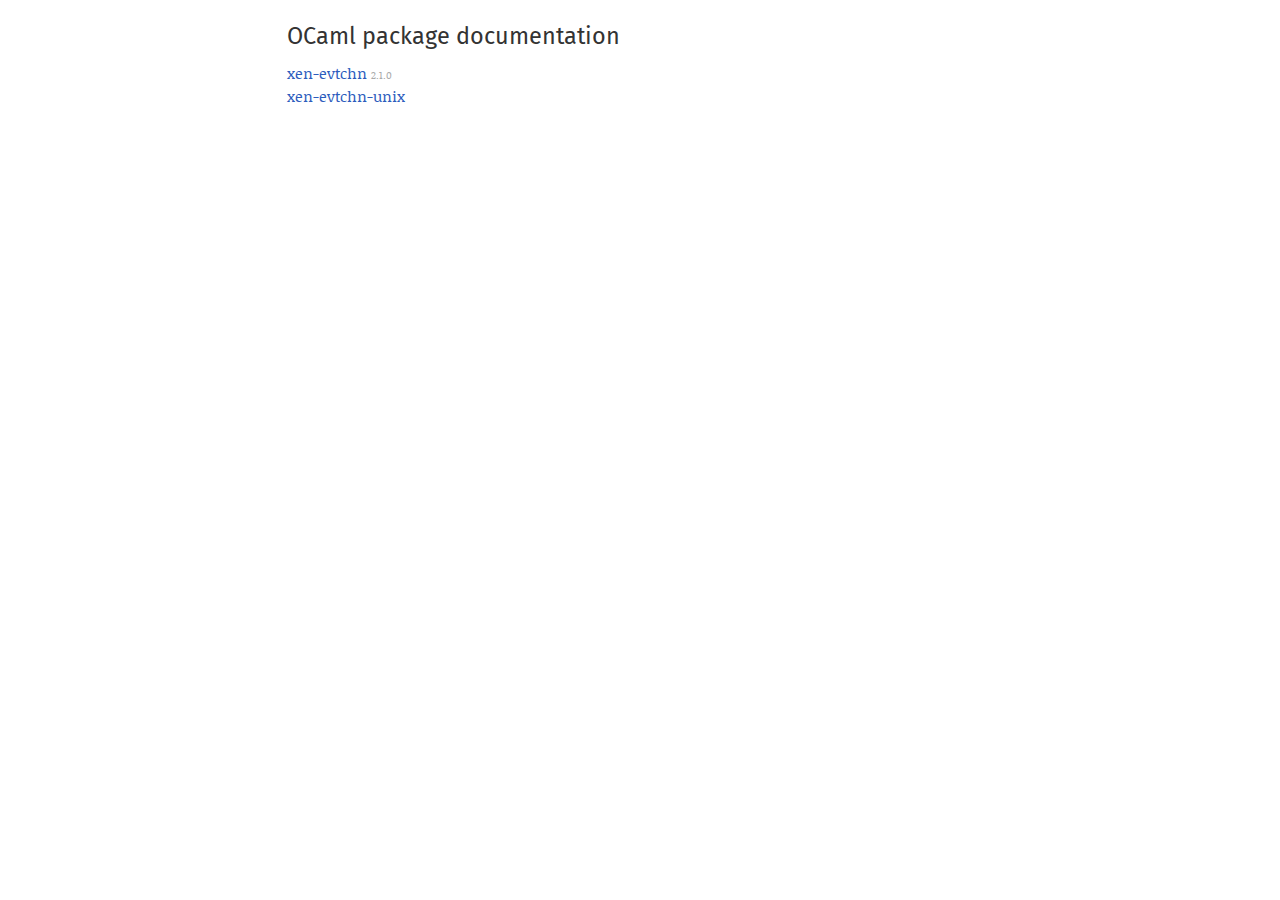
<file: index.html>
<!DOCTYPE html>
<html xmlns="http://www.w3.org/1999/xhtml">
  <head>
    <title>index</title>
    <link rel="stylesheet" href="./odoc.css"/>
    <meta charset="utf-8"/>
    <meta name="viewport" content="width=device-width,initial-scale=1.0"/>
  </head>
  <body>
    <main class="content">
      <div class="by-name">
      <h2>OCaml package documentation</h2>
      <ol>
      <li><a href="xen-evtchn/index.html">xen-evtchn</a> <span class="version">2.1.0</span></li>
      <li><a href="xen-evtchn-unix/index.html">xen-evtchn-unix</a></li>
      </ol>
      </div>
    </main>
  </body>
</html>
</file>
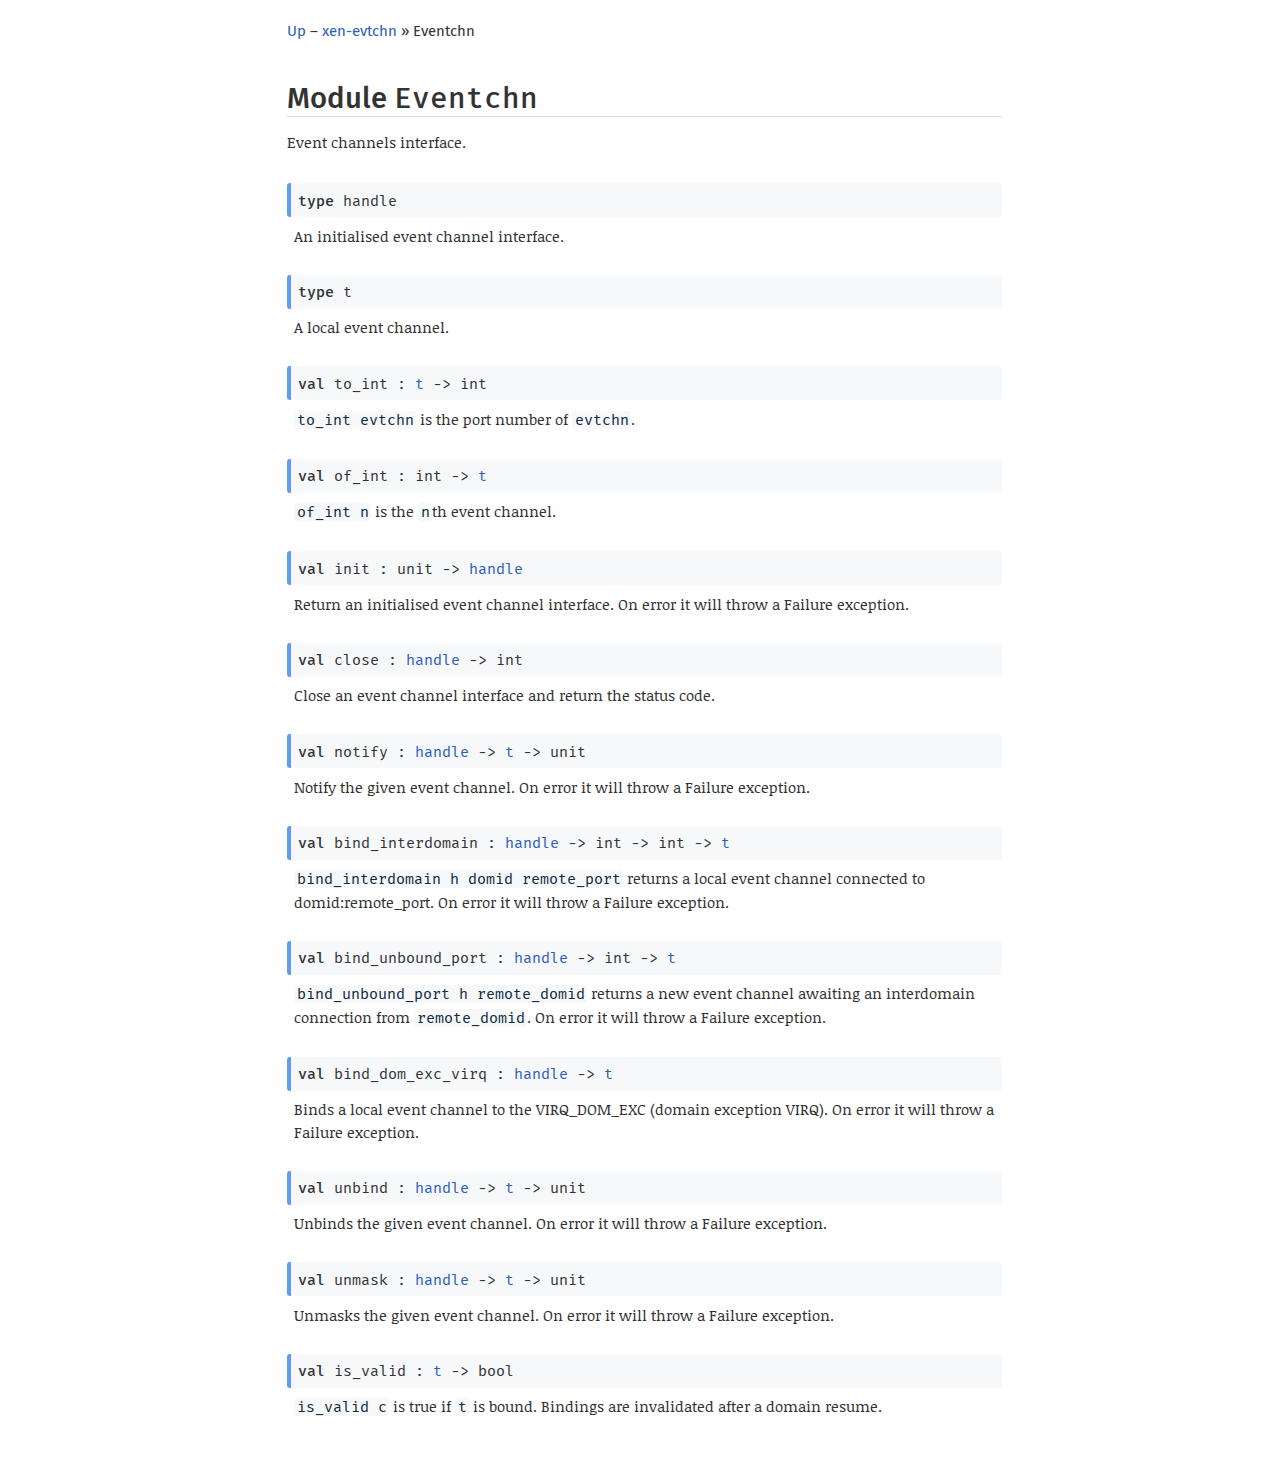
<file: xen-evtchn/Eventchn/index.html>
<!DOCTYPE html>
<html xmlns="http://www.w3.org/1999/xhtml"><head><title>Eventchn (xen-evtchn.Eventchn)</title><link rel="stylesheet" href="../../odoc.css"/><meta charset="utf-8"/><meta name="viewport" content="width=device-width,initial-scale=1.0"/><script src="../../highlight.pack.js"></script><script>hljs.initHighlightingOnLoad();</script></head><body><div class="content"><header><nav><a href="../index.html">Up</a> – <a href="../index.html">xen-evtchn</a> &#x00BB; Eventchn</nav><h1>Module <code>Eventchn</code></h1><p>Event channels interface.</p></header><dl><dt class="spec type" id="type-handle"><a href="#type-handle" class="anchor"></a><code><span class="keyword">type </span>handle</code></dt><dd><p>An initialised event channel interface.</p></dd></dl><dl><dt class="spec type" id="type-t"><a href="#type-t" class="anchor"></a><code><span class="keyword">type </span>t</code></dt><dd><p>A local event channel.</p></dd></dl><dl><dt class="spec value" id="val-to_int"><a href="#val-to_int" class="anchor"></a><code><span class="keyword">val </span>to_int : <a href="index.html#type-t">t</a> <span>&#45;&gt;</span> int</code></dt><dd><p><code>to_int evtchn</code> is the port number of <code>evtchn</code>.</p></dd></dl><dl><dt class="spec value" id="val-of_int"><a href="#val-of_int" class="anchor"></a><code><span class="keyword">val </span>of_int : int <span>&#45;&gt;</span> <a href="index.html#type-t">t</a></code></dt><dd><p><code>of_int n</code> is the <code>n</code>th event channel.</p></dd></dl><dl><dt class="spec value" id="val-init"><a href="#val-init" class="anchor"></a><code><span class="keyword">val </span>init : unit <span>&#45;&gt;</span> <a href="index.html#type-handle">handle</a></code></dt><dd><p>Return an initialised event channel interface. On error it will throw a Failure exception.</p></dd></dl><dl><dt class="spec value" id="val-close"><a href="#val-close" class="anchor"></a><code><span class="keyword">val </span>close : <a href="index.html#type-handle">handle</a> <span>&#45;&gt;</span> int</code></dt><dd><p>Close an event channel interface and return the status code.</p></dd></dl><dl><dt class="spec value" id="val-notify"><a href="#val-notify" class="anchor"></a><code><span class="keyword">val </span>notify : <a href="index.html#type-handle">handle</a> <span>&#45;&gt;</span> <a href="index.html#type-t">t</a> <span>&#45;&gt;</span> unit</code></dt><dd><p>Notify the given event channel. On error it will throw a Failure exception.</p></dd></dl><dl><dt class="spec value" id="val-bind_interdomain"><a href="#val-bind_interdomain" class="anchor"></a><code><span class="keyword">val </span>bind_interdomain : <a href="index.html#type-handle">handle</a> <span>&#45;&gt;</span> int <span>&#45;&gt;</span> int <span>&#45;&gt;</span> <a href="index.html#type-t">t</a></code></dt><dd><p><code>bind_interdomain h domid remote_port</code> returns a local event channel connected to domid:remote_port. On error it will throw a Failure exception.</p></dd></dl><dl><dt class="spec value" id="val-bind_unbound_port"><a href="#val-bind_unbound_port" class="anchor"></a><code><span class="keyword">val </span>bind_unbound_port : <a href="index.html#type-handle">handle</a> <span>&#45;&gt;</span> int <span>&#45;&gt;</span> <a href="index.html#type-t">t</a></code></dt><dd><p><code>bind_unbound_port h remote_domid</code> returns a new event channel awaiting an interdomain connection from <code>remote_domid</code>. On error it will throw a Failure exception.</p></dd></dl><dl><dt class="spec value" id="val-bind_dom_exc_virq"><a href="#val-bind_dom_exc_virq" class="anchor"></a><code><span class="keyword">val </span>bind_dom_exc_virq : <a href="index.html#type-handle">handle</a> <span>&#45;&gt;</span> <a href="index.html#type-t">t</a></code></dt><dd><p>Binds a local event channel to the VIRQ_DOM_EXC (domain exception VIRQ). On error it will throw a Failure exception.</p></dd></dl><dl><dt class="spec value" id="val-unbind"><a href="#val-unbind" class="anchor"></a><code><span class="keyword">val </span>unbind : <a href="index.html#type-handle">handle</a> <span>&#45;&gt;</span> <a href="index.html#type-t">t</a> <span>&#45;&gt;</span> unit</code></dt><dd><p>Unbinds the given event channel. On error it will throw a Failure exception.</p></dd></dl><dl><dt class="spec value" id="val-unmask"><a href="#val-unmask" class="anchor"></a><code><span class="keyword">val </span>unmask : <a href="index.html#type-handle">handle</a> <span>&#45;&gt;</span> <a href="index.html#type-t">t</a> <span>&#45;&gt;</span> unit</code></dt><dd><p>Unmasks the given event channel. On error it will throw a Failure exception.</p></dd></dl><dl><dt class="spec value" id="val-is_valid"><a href="#val-is_valid" class="anchor"></a><code><span class="keyword">val </span>is_valid : <a href="index.html#type-t">t</a> <span>&#45;&gt;</span> bool</code></dt><dd><p><code>is_valid c</code> is true if <code>t</code> is bound. Bindings are invalidated after a domain resume.</p></dd></dl></div></body></html>
</file>
<file: odoc.css>
@charset "UTF-8";
/* Copyright (c) 2016 Daniel C. Bünzli. All rights reserved.
   Distributed under the ISC license, see terms at the end of the file.
   odoc v1.1.1-910-g3d22f2759 */

/* Fonts */
@import url('https://fonts.googleapis.com/css?family=Fira+Mono:400,500');
@import url('https://fonts.googleapis.com/css?family=Noticia+Text:400,400i,700');
@import url('https://fonts.googleapis.com/css?family=Fira+Sans:400,400i,500,500i,600,600i,700,700i');


/* Reset a few things. */

html, body, div, span, applet, object, iframe, h1, h2, h3, h4, h5, h6, p, blockquote, pre, a, abbr, acronym, address, big, cite, code, del, dfn, em, img, ins, kbd, q, s, samp, small, strike, strong, sub, sup, tt, var, b, u, i, center, dl, dt, dd, ol, ul, li, fieldset, form, label, legend, table, caption, tbody, tfoot, thead, tr, th, td, article, aside, canvas, details, embed, figure, figcaption, footer, header, hgroup, menu, nav, output, ruby, section, summary, time, mark, audio, video {
  margin: 0;
  padding: 0;
  border: 0;
  font-size: inherit;
  font: inherit;
  line-height: inherit;
  vertical-align: baseline;
  text-align: inherit;
  color: inherit;
  background: transparent;
}

table {
  border-collapse: collapse;
  border-spacing: 0;
}

*, *:before, *:after {
  box-sizing: border-box;
}

html {
  font-size: 15px;
}

body {
  font-family: "Fira Sans", Helvetica, Arial, sans-serif;
  text-align: left;
  color: #333;
  background: #FFFFFF;
}

.content {
  max-width: 90ex;
  margin-left: calc(10vw + 20ex);
  margin-right: 4ex;
  margin-top: 20px;
  margin-bottom: 50px;
  font-family: "Noticia Text", Georgia, serif;
  line-height: 1.5;
}

.content>header {
  margin-bottom: 30px;
}

.content>header nav {
  font-family: "Fira Sans", Helvetica, Arial, sans-serif;
}

/* Basic markup elements */

b, strong {
  font-weight: 500;
}

i, em {
  font-style: italic;
}

sup {
  vertical-align: super;
}

sub {
  vertical-align: sub;
}

sup, sub {
  font-size: 12px;
  line-height: 0;
  margin-left: 0.2ex;
}

pre {
  margin-top: 0.8em;
  margin-bottom: 1.2em;
}

p, ul, ol {
  margin-top: 0.5em;
  margin-bottom: 1em;
}
ul, ol {
  list-style-position: outside
}

ul>li {
  margin-left: 22px;
}

ol>li {
  margin-left: 27.2px;
}

li>*:first-child {
  margin-top: 0
}

/* Text alignements, this should be forbidden. */

.left {
  text-align: left;
}

.right {
  text-align: right;
}

.center {
  text-align: center;
}

/* Links and anchors */

a {
  text-decoration: none;
  color: #2C5CBD;
}

a:hover {
  box-shadow: 0 1px 0 0 #2C5CBD;
}

/* Linked highlight */
*:target {
  background-color: rgba(187,239,253,0.3) !important;
  box-shadow: 0 0px 0 1px rgba(187,239,253,0.8) !important;
  border-radius: 1px;
}

*:hover>a.anchor {
  visibility: visible;
}

a.anchor:before {
  content: "#"
}

a.anchor:hover {
  box-shadow: none;
  text-decoration: none;
  color: #555;
}

a.anchor {
  visibility: hidden;
  position: absolute;
  /* top: 0px; */
  /* margin-left: -3ex; */
  margin-left: -1.3em;
  font-weight: normal;
  font-style: normal;
  padding-right: 0.4em;
  padding-left: 0.4em;
  /* To remain selectable */
  color: #d5d5d5;
}

.spec > a.anchor {
  margin-left: -2.3em;
  padding-right: 0.9em;
}

.xref-unresolved {
  color: #2C5CBD;
}
.xref-unresolved:hover {
  box-shadow: 0 1px 0 0 #CC6666;
}

/* Section and document divisions.
   Until at least 4.03 many of the modules of the stdlib start at .h7,
   we restart the sequence there like h2  */

h1, h2, h3, h4, h5, h6, .h7, .h8, .h9, .h10 {
  font-family: "Fira Sans", Helvetica, Arial, sans-serif;
  font-weight: 400;
  margin: 0.5em 0 0.5em 0;
  padding-top: 0.1em;
  line-height: 1.2;
  overflow-wrap: break-word;
}

h1 {
  font-weight: 500;
  font-size: 2.441em;
  margin-top: 1.214em;
}

h1 {
  font-weight: 500;
  font-size: 1.953em;
  box-shadow: 0 1px 0 0 #ddd;
}

h2 {
  font-size: 1.563em;
}

h3 {
  font-size: 1.25em;
}

small, .font_small {
  font-size: 0.8em;
}

h1 code, h1 tt {
  font-size: inherit;
  font-weight: inherit;
}

h2 code, h2 tt {
  font-size: inherit;
  font-weight: inherit;
}

h3 code, h3 tt {
  font-size: inherit;
  font-weight: inherit;
}

h3 code, h3 tt {
  font-size: inherit;
  font-weight: inherit;
}

h4 {
  font-size: 1.12em;
}


/* Preformatted and code */

tt, code, pre {
  font-family: "Fira Mono", courier;
  font-weight: 400;
}

pre {
  padding: 0.1em;
  border: 1px solid #eee;
  border-radius: 5px;
  overflow-x: auto;
}

p code, li code {
  background-color: #f6f8fa;
  color: #0d2b3e;
  border-radius: 3px;
  padding: 0 0.3ex;
}

p a > code {
  color: #2C5CBD;
}

/* Code blocks (e.g. Examples) */

pre code {
  font-size: 0.893rem;
}

/* Code lexemes */

.keyword {
  font-weight: 500;
}

/* Module member specification */

.spec:not(.include), .spec.include details summary {
  background-color: #f6f8fa;
  border-radius: 3px;
  border-left: 4px solid #5c9cf5;
  border-right: 5px solid transparent;
  padding: 0.35em 0.5em;
}

.spec.include details summary:hover {
  background-color: #ebeff2;
}

dl, div.spec, .doc, aside {
  margin-bottom: 20px;
}

dl > dd {
  padding: 0.5em;
}

dd> :first-child {
  margin-top: 0;
}

dl:last-child, dd> :last-child, aside:last-child, article:last-child {
  margin-bottom: 0;
}

dt+dt {
  margin-top: 15px;
}

section+section, section > header + dl {
  margin-top: 25px;
}

.spec.type .variant {
  margin-left: 2ch;
}
.spec.type .variant p {
  margin: 0;
  font-style: italic;
}
.spec.type .record {
  margin-left: 2ch;
}
.spec.type .record p {
  margin: 0;
  font-style: italic;
}

div.def {
  margin-top: 0;
  text-indent: -2ex;
  padding-left: 2ex;
}

div.def+div.doc {
  margin-left: 1ex;
  margin-top: 2.5px
}

div.doc>*:first-child {
  margin-top: 0;
}

/* The elements other than heading should be wrapped in <aside> elements. */
/* heading, body>p, body>ul, body>ol, h3, h4, body>pre { */
/*   margin-bottom: 30px; */
/* } */

/* Collapsible inlined include and module */

.spec.include details {
  position: relative;
}

.spec.include details:after {
  z-index: -100;
  display: block;
  content: " ";
  position: absolute;
  border-radius: 0 1ex 1ex 0;
  right: -20px;
  top: 1px;
  bottom: 1px;
  width: 15px;
  background: rgba(0, 4, 15, 0.05);
  box-shadow: 0 0px 0 1px rgba(204, 204, 204, 0.53);
}

.spec.include details summary {
  position: relative;
  margin-bottom: 20px;
  cursor: pointer;
  outline: none;
}

/* FIXME: Does not work in Firefox. */
details summary::-webkit-details-marker {
  color: #888;
  transform: scaleX(-1);
  position: absolute;
  top: calc(50% - 5px);
  height: 11px;
  right: -29px;
}

/* Records and variants FIXME */

div.def table {
  text-indent: 0em;
  padding: 0;
  margin-left: -2ex;
}

td.def {
  padding-right: 2ex
}

.record td.def {
  padding-left: 2ex;
}

td.doc *:first-child {
  margin-top: 0em
}

/* @ tags */

ul.at-tag {
  list-style-type: none;
  margin-left: 0;
  padding: 0;
}

ul.at-tag li {
  margin-left: 0;
  padding: 0;
}

ul.at-tag li p:first-child {
  margin-top: 0
}

/* FIXME remove */

span.at-tag {
  font-weight: bold
}

.at-tag.deprecated {
  font-weight: normal;
  color: crimson
}

.at-tag.raise {
  font-weight: bold;
}

/* FIXME random other things to review. */

.heading {
  margin-top: 10px;
  border-top: solid;
  border-width: 1px;
  border-color: #DDD;
  text-align: right;
  font-weight: normal;
  font-style: italic;
}

.heading+.sig {
  margin-top: -20px;
}

.heading+.parameters {
  margin-top: -20px;
}

/* Odig package index */

.by-name ol, .by-tag ol, .errors ol {
  list-style-type: none;
  margin-left: 0;
}

.by-name ol ol, .by-tag ol ol {
  margin-top: 0;
  margin-bottom: 0
}

.by-name li, .by-tag li, .errors li {
  margin-left: 0;
}

.by-name .version {
  font-size: 10px;
  color: #AAA
}

.by-name nav {
  margin-bottom: 10px
}

.by-name nav a {
  text-transform: uppercase;
  font-size: 18px;
  margin-right: 1ex;
  color: #222;
  display: inline-block;
}

.by-tag nav a {
  margin-right: 1ex;
  color: #222;
  display: inline-block;
}

.by-tag>ol>li {
  margin-top: 10px;
}

.by-tag>ol>li>span, .by-tag>ol>li>ol, .by-tag>ol>li>ol>li {
  display: inline-block;
  margin-right: 1ex;
}

/* Odig package page */

.package nav {
  display: inline;
  font-size: 14px;
  font-weight: normal;
}

.package .version {
  font-size: 14px;
}

h1+.modules, h1+.sel {
  margin-top: 10px
}

.sel {
  font-weight: normal;
  font-style: italic;
  font-size: 14px;
  margin-top: 20px;
}

.sel+.modules {
  margin-top: 10px;
  margin-bottom: 20px;
  margin-left: 1ex;
}

.modules {
  margin: 0;
}

.modules .module {
  min-width: 8ex;
  padding-right: 2ex
}

.package.info {
  margin: 0;
}

.package.info td:first-child {
  font-style: italic;
  padding-right: 2ex;
}

.package.info ul {
  list-style-type: none;
  display: inline;
  margin: 0;
}

.package.info li {
  display: inline-block;
  margin: 0;
  margin-right: 1ex;
}

#info-authors li, #info-maintainers li {
  display: block;
}

/* Sidebar and TOC */

.toc:before {
  display: block;
  content: "Topics";
  text-transform: uppercase;
  font-size: 1em;
  margin: 1.414em 0 0.5em;
  font-weight: 500;
  color: #777;
  line-height: 1.2;
}

.toc {
  position: fixed;
  top: 0px;
  bottom: 0px;
  left: 0px;
  max-width: 30ex;
  min-width: 26ex;
  width: 20%;
  background: #f6f8fa;
  overflow: auto;
  color: #1F2D3D;
  padding-left: 2ex;
  padding-right: 2ex;
}

.toc ul li a {
  font-family: "Fira Sans", sans-serif;
  font-size: 0.95em;
  color: #333;
  font-weight: 400;
  line-height: 1.6em;
  display: block;
}

.toc ul li a:hover {
  box-shadow: none;
  text-decoration: underline;
}

/* First level titles */

.toc>ul>li>a {
  font-weight: 500;
}

.toc li ul {
  margin: 0px;
}

.toc ul {
  list-style-type: none;
}

.toc ul li {
  margin: 0;
}
.toc>ul>li {
  margin-bottom: 0.3em;
}

.toc ul li li {
  border-left: 1px solid #ccc;
  margin-left: 5px;
  padding-left: 12px;
}

/* Mobile adjustements. */

@media only screen and (max-width: 95ex) {
  .content {
    margin: auto;
    padding: 2.0em;
  }
  .toc {
    position: static;
    width: auto;
    min-width: unset;
    max-width: unset;
    border: none;
    padding: 0.2em 1em;
    border-radius: 5px;
  }
}

/* Print adjustements. */

@media print {
  body {
    color: black;
    background: white;
  }
  body nav:first-child {
    visibility: hidden;
  }
}

/* Syntax highlighting (based on github-gist) */

.hljs {
  display: block;
  background: white;
  padding: 0.5em;
  color: #333333;
  overflow-x: auto;
}

.hljs-comment,
.hljs-meta {
  color: #969896;
}

.hljs-string,
.hljs-variable,
.hljs-template-variable,
.hljs-strong,
.hljs-emphasis,
.hljs-quote {
  color: #df5000;
}

.hljs-keyword,
.hljs-selector-tag {
  color: #a71d5d;
}

.hljs-type,
.hljs-class .hljs-title {
  color: #458;
  font-weight: 500;
}

.hljs-literal,
.hljs-symbol,
.hljs-bullet,
.hljs-attribute {
  color: #0086b3;
}

.hljs-section,
.hljs-name {
  color: #63a35c;
}

.hljs-tag {
  color: #333333;
}

.hljs-attr,
.hljs-selector-id,
.hljs-selector-class,
.hljs-selector-attr,
.hljs-selector-pseudo {
  color: #795da3;
}

.hljs-addition {
  color: #55a532;
  background-color: #eaffea;
}

.hljs-deletion {
  color: #bd2c00;
  background-color: #ffecec;
}

.hljs-link {
  text-decoration: underline;
}

/*---------------------------------------------------------------------------
   Copyright (c) 2016 Daniel C. Bünzli

   Permission to use, copy, modify, and/or distribute this software for any
   purpose with or without fee is hereby granted, provided that the above
   copyright notice and this permission notice appear in all copies.

   THE SOFTWARE IS PROVIDED "AS IS" AND THE AUTHOR DISCLAIMS ALL WARRANTIES
   WITH REGARD TO THIS SOFTWARE INCLUDING ALL IMPLIED WARRANTIES OF
   MERCHANTABILITY AND FITNESS. IN NO EVENT SHALL THE AUTHOR BE LIABLE FOR
   ANY SPECIAL, DIRECT, INDIRECT, OR CONSEQUENTIAL DAMAGES OR ANY DAMAGES
   WHATSOEVER RESULTING FROM LOSS OF USE, DATA OR PROFITS, WHETHER IN AN
   ACTION OF CONTRACT, NEGLIGENCE OR OTHER TORTIOUS ACTION, ARISING OUT OF
   OR IN CONNECTION WITH THE USE OR PERFORMANCE OF THIS SOFTWARE.
  ---------------------------------------------------------------------------*/
</file>
